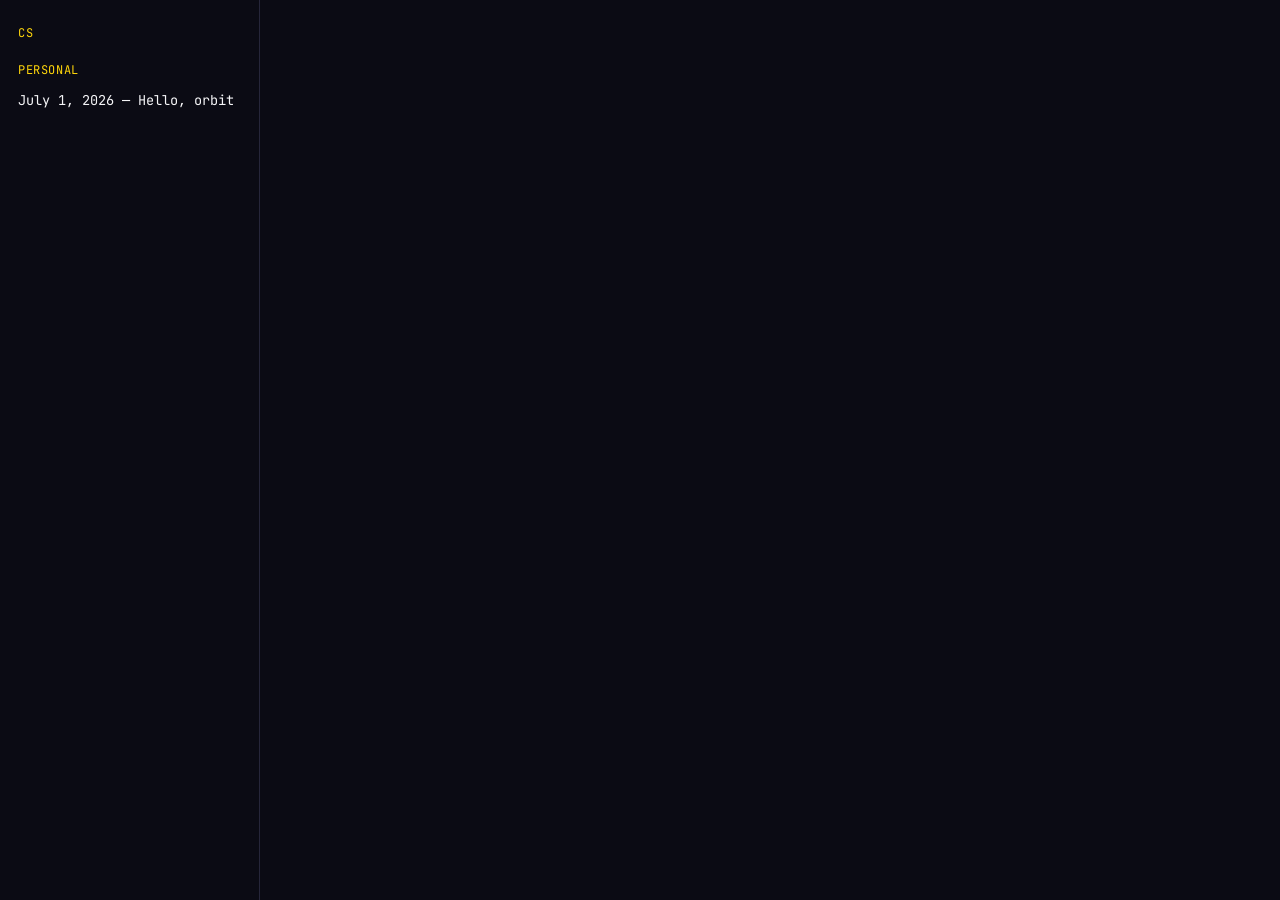
<file: docs/index.html>
<!DOCTYPE html>
<html lang="en">
<head>
<meta charset="UTF-8">
<meta name="viewport" content="width=device-width, initial-scale=1.0">
<title>dhwani's orbit</title>
<link rel="preconnect" href="https://fonts.googleapis.com">
<link href="https://fonts.googleapis.com/css2?family=JetBrains+Mono:wght@400;500;700&display=swap" rel="stylesheet">
<link rel="stylesheet" href="style.css">
</head>
<body>
<nav id="sidebar">
<span class="tag">cs</span>
<span class="tag">personal</span>
<a href="posts/2026-07-01-hello-orbit.html">July 1, 2026 — Hello, orbit</a>
</nav>
</body>
</html>
</file>
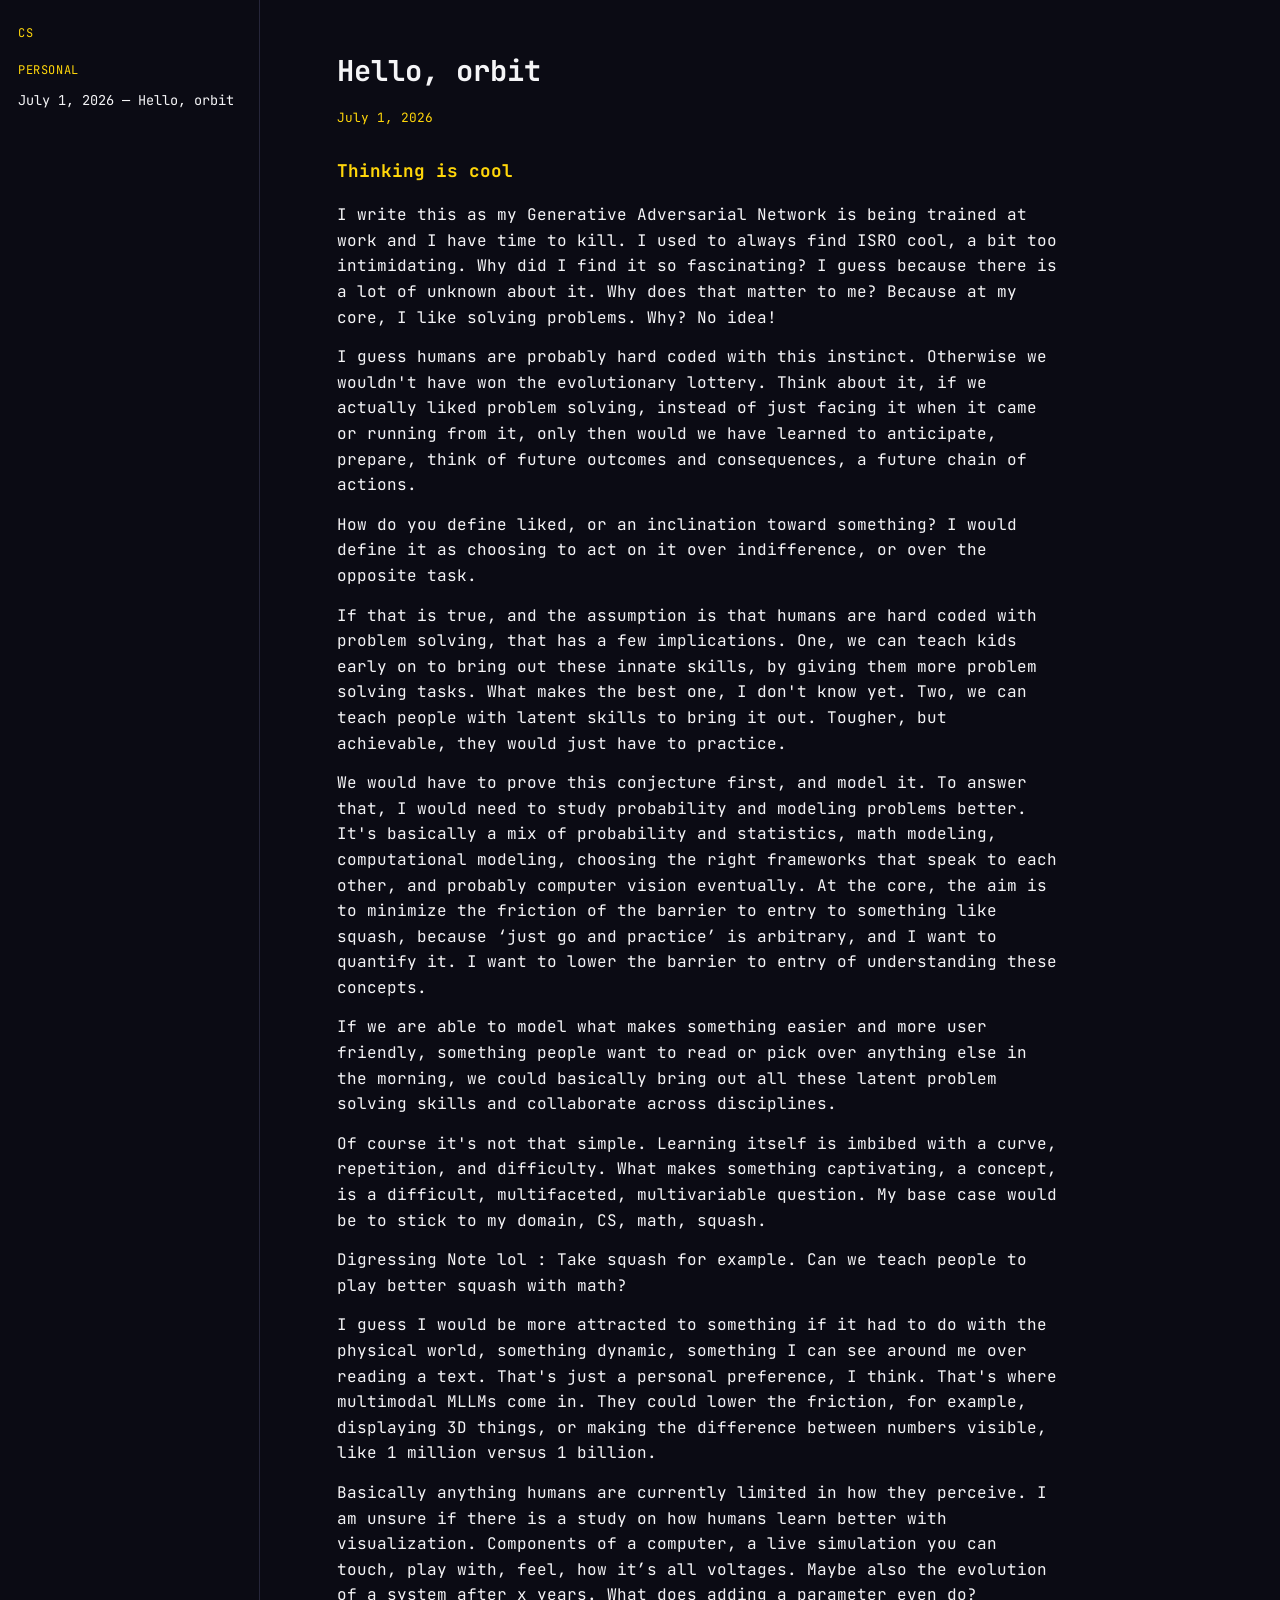
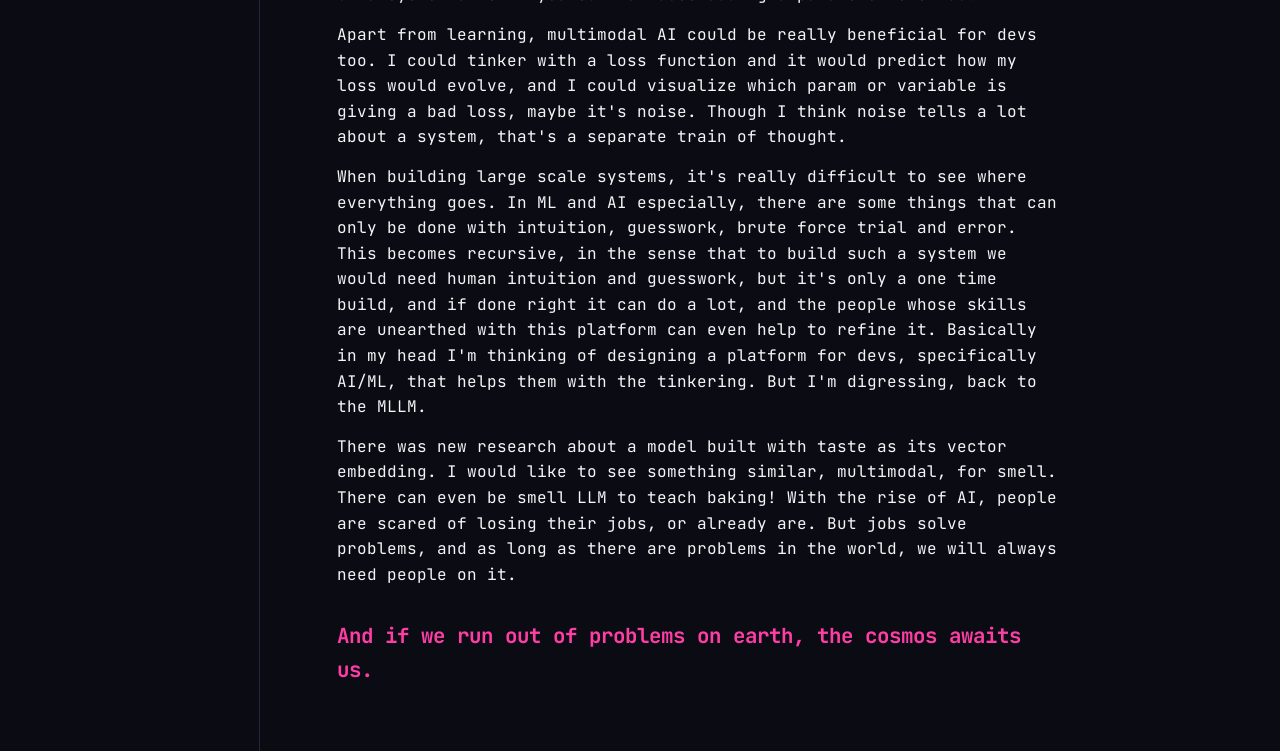
<file: docs/posts/2026-07-01-hello-orbit.html>
<!DOCTYPE html>
<html lang="en">
<head>
<meta charset="UTF-8">
<meta name="viewport" content="width=device-width, initial-scale=1.0">
<title>Hello, orbit · dhwani's orbit</title>
<link rel="preconnect" href="https://fonts.googleapis.com">
<link href="https://fonts.googleapis.com/css2?family=JetBrains+Mono:wght@400;500;700&display=swap" rel="stylesheet">
<link rel="stylesheet" href="../style.css">
</head>
<body>
<nav id="sidebar">
<span class="tag">cs</span>
<span class="tag">personal</span>
<a href="2026-07-01-hello-orbit.html">July 1, 2026 — Hello, orbit</a>
</nav>
<main>
<h1>Hello, orbit</h1>
<p class="date">July 1, 2026</p>
<h3>Thinking is cool</h3>
<p>I write this as my Generative Adversarial Network is being trained at work and I have time to kill. I used to always find ISRO cool, a bit too intimidating. Why did I find it so fascinating? I guess because there is a lot of unknown about it. Why does that matter to me? Because at my core, I like solving problems. Why? No idea!</p>
<p>I guess humans are probably hard coded with this instinct. Otherwise we wouldn't have won the evolutionary lottery. Think about it, if we actually liked problem solving, instead of just facing it when it came or running from it, only then would we have learned to anticipate, prepare, think of future outcomes and consequences, a future chain of actions.</p>
<p>How do you define liked, or an inclination toward something? I would define it as choosing to act on it over indifference, or over the opposite task.</p>
<p>If that is true, and the assumption is that humans are hard coded with problem solving, that has a few implications. One, we can teach kids early on to bring out these innate skills, by giving them more problem solving tasks. What makes the best one, I don't know yet. Two, we can teach people with latent skills to bring it out. Tougher, but achievable, they would just have to practice.</p>
<p>We would have to prove this conjecture first, and model it. To answer that, I would need to study probability and modeling problems better. It's basically a mix of probability and statistics, math modeling, computational modeling, choosing the right frameworks that speak to each other, and probably computer vision eventually. At the core, the aim is to minimize the friction of the barrier to entry to something like squash, because ‘just go and practice’ is arbitrary, and I want to quantify it. I want to lower the barrier to entry of understanding these concepts.</p>
<p>If we are able to model what makes something easier and more user friendly, something people want to read or pick over anything else in the morning, we could basically bring out all these latent problem solving skills and collaborate across disciplines.</p>
<p>Of course it's not that simple. Learning itself is imbibed with a curve, repetition, and difficulty. What makes something captivating, a concept, is a difficult, multifaceted, multivariable question. My base case would be to stick to my domain, CS, math, squash.</p>
<p>Digressing Note lol : Take squash for example. Can we teach people to play better squash with math?</p>
<p>I guess I would be more attracted to something if it had to do with the physical world, something dynamic, something I can see around me over reading a text. That's just a personal preference, I think. That's where multimodal MLLMs come in. They could lower the friction, for example, displaying 3D things, or making the difference between numbers visible, like 1 million versus 1 billion.</p>
<p>Basically anything humans are currently limited in how they perceive. I am unsure if there is a study on how humans learn better with visualization. Components of a computer, a live simulation you can touch, play with, feel, how it’s all voltages. Maybe also the evolution of a system after x years. What does adding a parameter even do?</p>
<p>Apart from learning, multimodal AI could be really beneficial for devs too. I could tinker with a loss function and it would predict how my loss would evolve, and I could visualize which param or variable is giving a bad loss, maybe it's noise. Though I think noise tells a lot about a system, that's a separate train of thought.</p>
<p>When building large scale systems, it's really difficult to see where everything goes. In ML and AI especially, there are some things that can only be done with intuition, guesswork, brute force trial and error. This becomes recursive, in the sense that to build such a system we would need human intuition and guesswork, but it's only a one time build, and if done right it can do a lot, and the people whose skills are unearthed with this platform can even help to refine it. Basically in my head I'm thinking of designing a platform for devs, specifically AI/ML, that helps them with the tinkering. But I'm digressing, back to the MLLM.</p>
<p>There was new research about a model built with taste as its vector embedding. I would like to see something similar, multimodal, for smell. There can even be smell LLM to teach baking! With the rise of AI, people are scared of losing their jobs, or already are. But jobs solve problems, and as long as there are problems in the world, we will always need people on it.</p>
<h2>And if we run out of problems on earth, the cosmos awaits us.</h2>
</main>
</body>
</html>
</file>
<file: docs/style.css>
:root {
  --yellow: #FFD60A;
  --pink: #FF3EA5;
  --bg: #0B0B14;
  --text: #F5F5F7;
  --muted: #9A9AB0;
  --border: #26263A;
}

* { box-sizing: border-box; }

html, body {
  margin: 0;
  padding: 0;
  background: var(--bg);
  color: var(--text);
  font-family: 'JetBrains Mono', monospace;
  line-height: 1.6;
}

body {
  display: flex;
  min-height: 100vh;
}

a { color: var(--pink); text-decoration: none; }
a:hover { color: var(--yellow); }

#sidebar {
  width: 260px;
  flex-shrink: 0;
  border-right: 1px solid var(--border);
  padding: 24px 18px;
  overflow-y: auto;
}

#sidebar a {
  display: block;
  padding: 6px 0;
  font-size: 0.85rem;
  color: var(--text);
}

#sidebar a:hover { color: var(--pink); }

#sidebar .tag {
  display: block;
  color: var(--yellow);
  font-size: 0.75rem;
  text-transform: uppercase;
  letter-spacing: 0.05em;
  margin: 18px 0 4px;
}

#sidebar .tag:first-child { margin-top: 0; }

main {
  flex: 1;
  padding: 48px 6vw;
  max-width: 880px;
  width: 100%;
}

main p { font-size: 1rem; }

main h1 { color: var(--text); font-size: 1.8rem; margin: 0 0 6px; }
main .date { color: var(--yellow); font-size: 0.8rem; margin-bottom: 28px; }

main h2 { color: var(--pink); font-size: 1.3rem; margin-top: 32px; }
main h3 { color: var(--yellow); font-size: 1.1rem; margin-top: 24px; }
main p { margin: 14px 0; }

main code {
  background: #14141F;
  border: 1px solid var(--border);
  padding: 2px 6px;
  border-radius: 4px;
  color: var(--yellow);
}

main pre {
  background: #14141F;
  border: 1px solid var(--border);
  border-radius: 8px;
  padding: 14px 16px;
  overflow-x: auto;
}

main pre code { background: none; border: none; padding: 0; color: var(--text); }

main blockquote {
  margin: 16px 0;
  padding: 2px 18px;
  border-left: 3px solid var(--pink);
  color: var(--muted);
}

main ul, main ol { padding-left: 20px; }
main img { max-width: 100%; border-radius: 8px; }
main hr { border: none; border-top: 1px solid var(--border); margin: 28px 0; }
</file>
